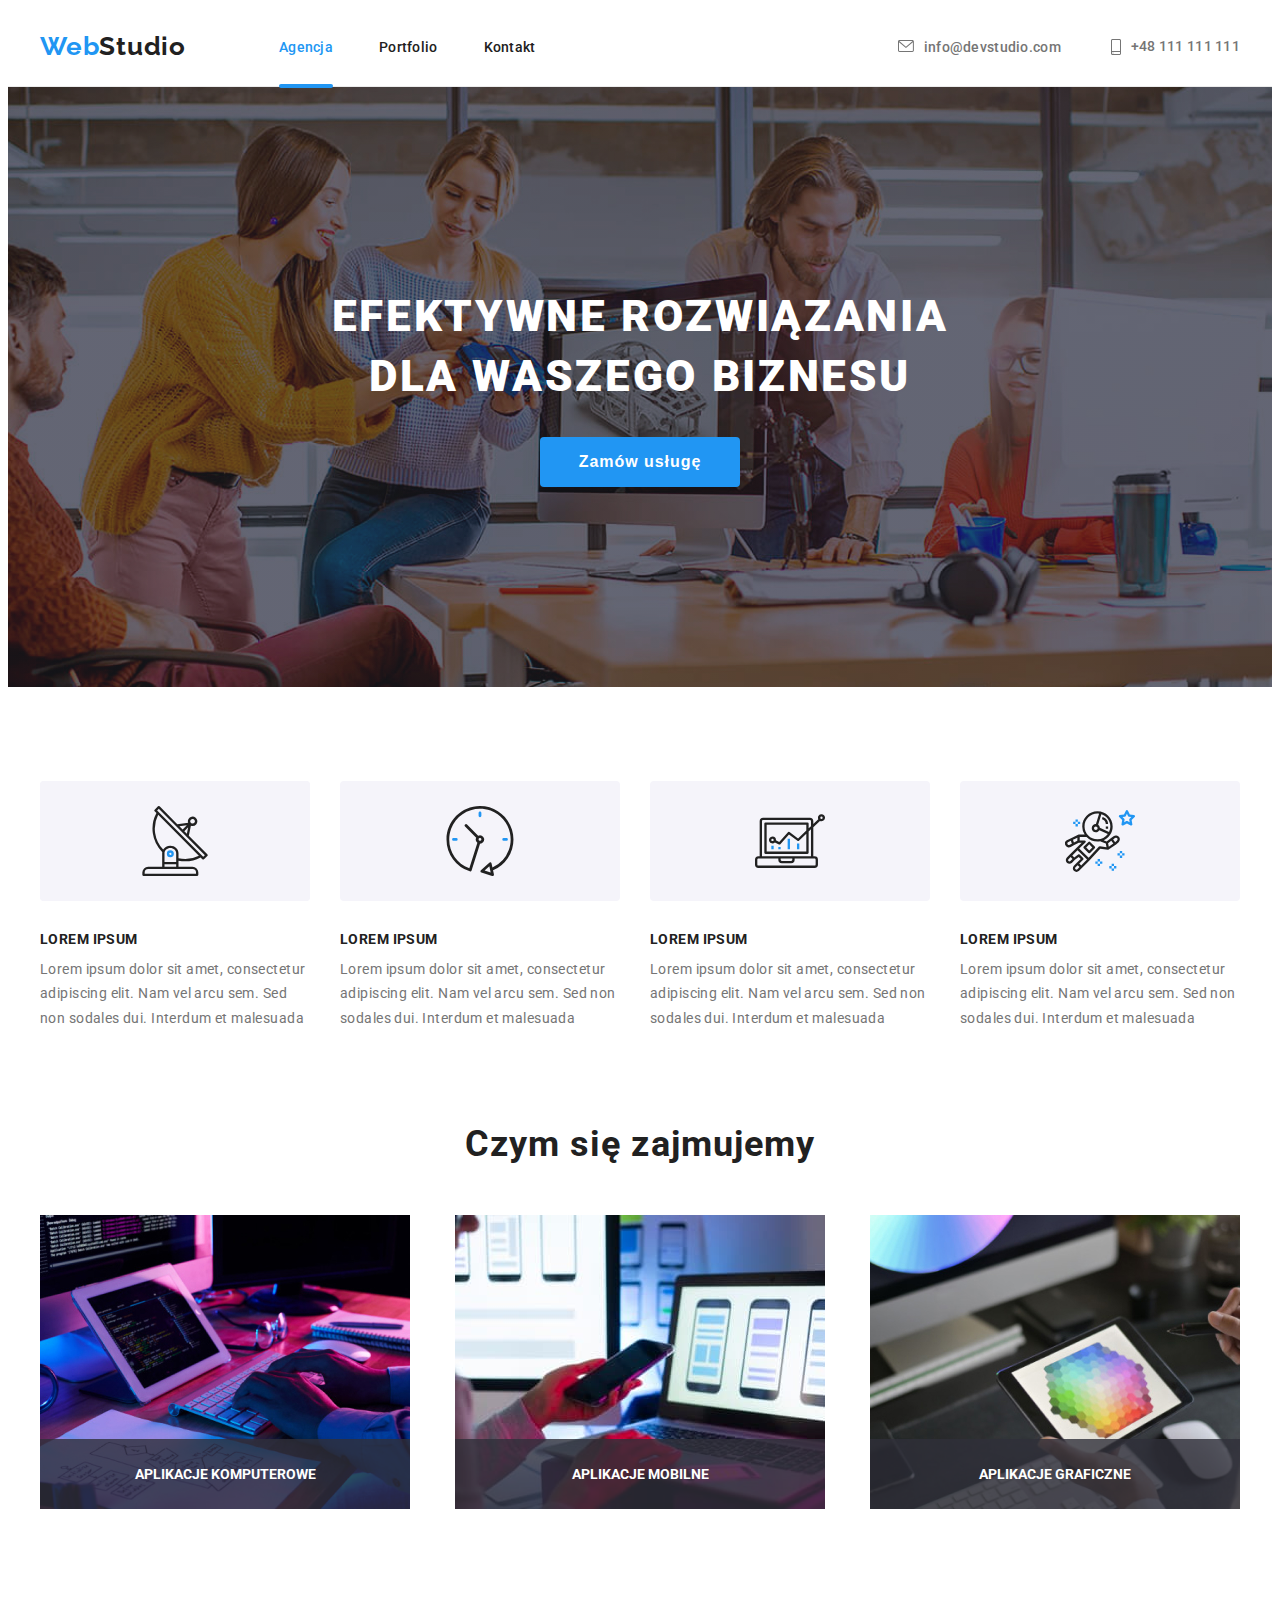
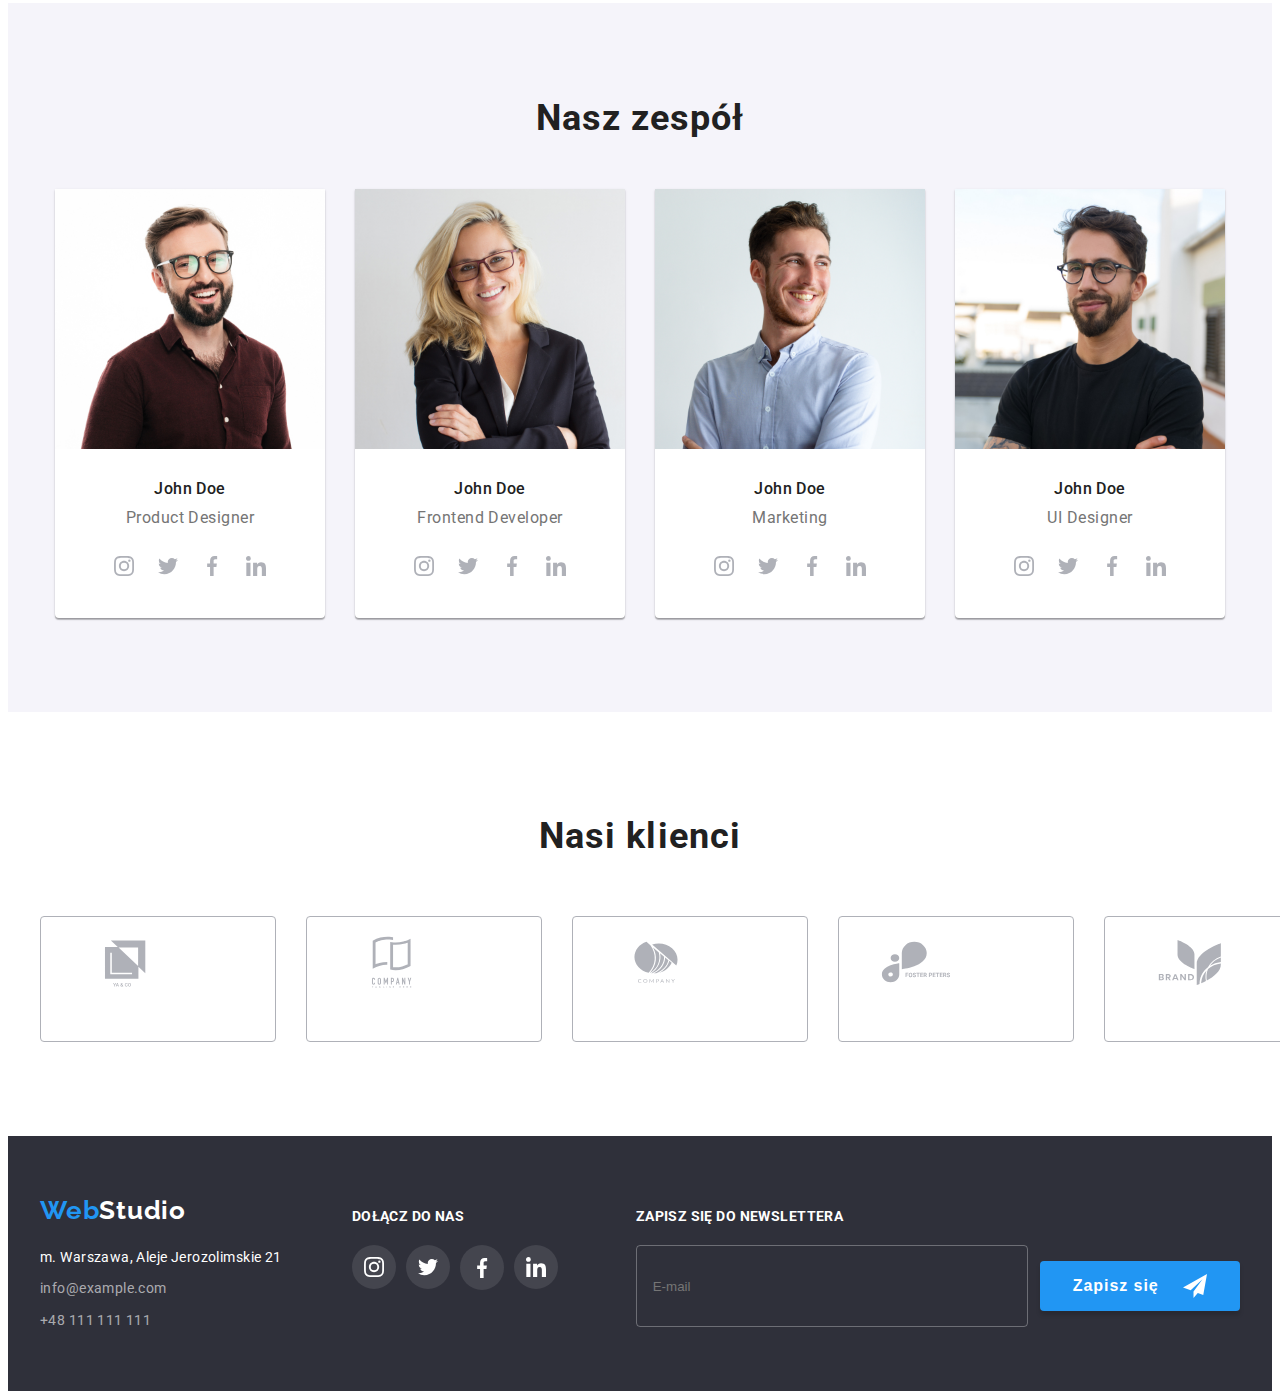
<file: index.html>
<!DOCTYPE html>
<html lang="pl">
  <head>
    <meta charset="UTF-8" />
    <meta http-equiv="X-UA-Compatible" content="IE=edge" />
    <meta name="viewport" content="width=device-width, initial-scale=1.0" />
    <title>Studio</title>

    <!-- End Google fonts links -->
    <link rel="preconnect" href="https://fonts.googleapis.com" />
    <link rel="preconnect" href="https://fonts.gstatic.com" crossorigin />
    <link
      href="https://fonts.googleapis.com/css2?family=Raleway:wght@700&family=Roboto:wght@400;500;700;900&display=swap"
      rel="stylesheet"
    />
    <!--End Google fonts links -->
    <link
      rel="stylesheet"
      href="https://cdnjs.cloudflare.com/ajax/libs/modern-normalize/1.1.0/modern-normalize.min.css"
      integrity="sha512-wpPYUAdjBVSE4KJnH1VR1HeZfpl1ub8YT/NKx4PuQ5NmX2tKuGu6U/JRp5y+Y8XG2tV+wKQpNHVUX03MfMFn9Q=="
      crossorigin="anonymous"
      referrerpolicy="no-referrer"
    />
    <link rel="stylesheet" href="css/main.min.css" />
  </head>

  <!-- HEADER  -->
  <body>
    <header class="header">
      <div class="header__container container">
        <!-- NAVIGATION-->
        <nav class="header__nav">
          <a class="logo" href="./index.html">Web<span class="logo__header">Studio</span></a>
          <ul class="header__nav-list">
            <li>
              <a class="header__link header__link--is-active" href="#">Agencja</a>
            </li>
            <li><a class="header__link" href="./portfolio.html">Portfolio</a></li>
            <li>
              <a class="header__link" href="#">Kontakt</a>
            </li>
          </ul>
        </nav>

        <div class="header__menu-contact">
          <a class="header__menu-contact-link" href="mailto:info@devstudio.com">
            <svg class="header__menu-contact-icon" width="16" height="12">
              <use href="./images/icons.svg#icon-envelope"></use></svg
            >info@devstudio.com</a
          >
          <a class="header__menu-contact-link" href="tel:+48111111111">
            <svg class="header__menu-contact-icon" width="10" height="16">
              <use href="./images/icons.svg#icon-smartphone"></use>
            </svg>
            +48 111 111 111
          </a>
        </div>
      </div>
    </header>

    <!-- MAINE BUTTON -->
    <main>
      <section class="order section">
        <div class="container order__content">
          <h1 class="order__title">Efektywne rozwiązania dla waszego biznesu</h1>
          <button class="btn btn--order" type="button" data-modal-open>Zamów usługę</button>
        </div>
      </section>

      <!-- ARTICLES  -->
      <section class="section">
        <div class="container">
          <ul class="articles">
            <li class="articles__list">
              <div class="articles__icon">
                <svg width="70" height="70">
                  <use href="./images/icons.svg#icon-antenna"></use>
                </svg>
              </div>
              <h3 class="articles__title">Lorem ipsum</h3>
              <p class="articles__text">
                Lorem ipsum dolor sit amet, consectetur adipiscing elit. Nam vel arcu sem. Sed non
                sodales dui. Interdum et malesuada
              </p>
            </li>
            <li>
              <div class="articles__icon">
                <svg width="70" height="70">
                  <use href="./images/icons.svg#icon-clock"></use>
                </svg>
              </div>
              <h3 class="articles__title">Lorem ipsum</h3>
              <p class="articles__text">
                Lorem ipsum dolor sit amet, consectetur adipiscing elit. Nam vel arcu sem. Sed non
                sodales dui. Interdum et malesuada
              </p>
            </li>
            <li>
              <div class="articles__icon">
                <svg width="70" height="70">
                  <use href="./images/icons.svg#icon-diagram"></use>
                </svg>
              </div>
              <h3 class="articles__title">Lorem ipsum</h3>
              <p class="articles__text">
                Lorem ipsum dolor sit amet, consectetur adipiscing elit. Nam vel arcu sem. Sed non
                sodales dui. Interdum et malesuada
              </p>
            </li>
            <li>
              <div class="articles__icon">
                <svg width="70" height="70">
                  <use href="./images/icons.svg#icon-astronaut"></use>
                </svg>
              </div>
              <h3 class="articles__title">Lorem ipsum</h3>
              <p class="articles__text">
                Lorem ipsum dolor sit amet, consectetur adipiscing elit. Nam vel arcu sem. Sed non
                sodales dui. Interdum et malesuada
              </p>
            </li>
          </ul>
        </div>
      </section>

      <!-- IMAGES PORFFESSION -->
      <section class="section profession">
        <div class="container">
          <h2 class="about-us profession__title">Czym się zajmujemy</h2>
          <ul class="profession__list">
            <li>
              <img src="./images/profession/tech-1.jpg" width="370" height="294" alt="Typing" />
              <p class="profession__description">Aplikacje komputerowe</p>
            </li>
            <li>
              <img
                src="./images/profession/tech-2.jpg"
                width="370"
                height="294"
                alt="working on a phone and computer"
              />
              <p class="profession__description">Aplikacje mobilne</p>
            </li>
            <li>
              <img
                src="./images/profession/tech-3.jpg"
                width="370"
                height="294"
                alt="working on a laptop "
              />
              <p class="profession__description">Aplikacje graficzne</p>
            </li>
          </ul>
        </div>
      </section>

      <!-- OUR TEAM  -->
      <section class="section our-team">
        <div class="container">
          <h2 class="our-team__title">Nasz zespół</h2>
          <ul class="our-team__list">
            <li class="our-team__item">
              <figure class="our-team__photo">
                <img
                  src="./images/team/john-doe1.jpg"
                  width="270"
                  height="260"
                  alt="John Doe Product Designer"
                />
                <figcaption>
                  <h3 class="our-team__description-name">John Doe</h3>
                  <p class="our-team__description-position">Product Designer</p>
                  <div class="our-team__icons">
                    <a class="our-team__icon-social" href="#">
                      <svg width="20" height="20">
                        <use href="images/icons.svg#icon-instagram"></use></svg
                    ></a>
                    <a class="our-team__icon-social" href="#">
                      <svg width="20" height="20">
                        <use href="images/icons.svg#icon-twitter"></use></svg
                    ></a>
                    <a class="our-team__icon-social" href="#">
                      <svg width="20" height="20">
                        <use href="images/icons.svg#icon-facebook"></use></svg
                    ></a>
                    <a class="our-team__icon-social" href="#">
                      <svg width="20" height="20">
                        <use href="images/icons.svg#icon-linkedin"></use></svg
                    ></a>
                  </div>
                </figcaption>
              </figure>
            </li>
            <li class="our-team__item">
              <figure class="our-team__photo">
                <img
                  src="./images/team/john-doe2.jpg"
                  width="270"
                  height="260"
                  alt="John Doe Frontend Developer"
                />
                <figcaption>
                  <h3 class="our-team__description-name">John Doe</h3>
                  <p class="our-team__description-position">Frontend Developer</p>
                  <div class="our-team__icons">
                    <a class="our-team__icon-social" href="#">
                      <svg width="20" height="20">
                        <use href="images/icons.svg#icon-instagram"></use></svg
                    ></a>
                    <a class="our-team__icon-social" href="#">
                      <svg width="20" height="20">
                        <use href="images/icons.svg#icon-twitter"></use></svg
                    ></a>
                    <a class="our-team__icon-social" href="#">
                      <svg width="20" height="20">
                        <use href="images/icons.svg#icon-facebook"></use></svg
                    ></a>
                    <a class="our-team__icon-social" href="#">
                      <svg width="20" height="20">
                        <use href="images/icons.svg#icon-linkedin"></use></svg
                    ></a>
                  </div>
                </figcaption>
              </figure>
            </li>
            <li class="our-team__item">
              <figure class="our-team__photo">
                <img
                  src="./images/team/john-doe3.jpg"
                  width="270"
                  height="260"
                  alt="John Doe Marketing"
                />
                <figcaption>
                  <h3 class="our-team__description-name">John Doe</h3>
                  <p class="our-team__description-position">Marketing</p>
                  <div class="our-team__icons">
                    <a class="our-team__icon-social" href="#">
                      <svg width="20" height="20">
                        <use href="images/icons.svg#icon-instagram"></use></svg
                    ></a>
                    <a class="our-team__icon-social" href="#">
                      <svg width="20" height="20">
                        <use href="images/icons.svg#icon-twitter"></use></svg
                    ></a>
                    <a class="our-team__icon-social" href="#">
                      <svg width="20" height="20">
                        <use href="images/icons.svg#icon-facebook"></use></svg
                    ></a>
                    <a class="our-team__icon-social" href="#">
                      <svg width="20" height="20">
                        <use href="images/icons.svg#icon-linkedin"></use></svg
                    ></a>
                  </div>
                </figcaption>
              </figure>
            </li>
            <li class="our-team__item">
              <figure class="our-team__photo">
                <img
                  src="./images/team/john-doe4.jpg"
                  width="270"
                  height="260"
                  alt="John Doe UI Designer"
                />
                <figcaption>
                  <h3 class="our-team__description-name">John Doe</h3>
                  <p class="our-team__description-position">UI Designer</p>
                  <div class="our-team__icons">
                    <a class="our-team__icon-social" href="#">
                      <svg width="20" height="20">
                        <use href="images/icons.svg#icon-instagram"></use></svg
                    ></a>
                    <a class="our-team__icon-social" href="#">
                      <svg width="20" height="20">
                        <use href="images/icons.svg#icon-twitter"></use></svg
                    ></a>
                    <a class="our-team__icon-social" href="#">
                      <svg width="20" height="20">
                        <use href="images/icons.svg#icon-facebook"></use></svg
                    ></a>
                    <a class="our-team__icon-social" href="#">
                      <svg width="20" height="20">
                        <use href="images/icons.svg#icon-linkedin"></use></svg
                    ></a>
                  </div>
                </figcaption>
              </figure>
            </li>
          </ul>
        </div>
      </section>

      <!-- OUR CLIENTS -->
      <section class="section">
        <div class="container clients">
          <h2 class="clients__title">Nasi klienci</h2>
          <ul class="clients__list">
            <li>
              <a class="clients__item" href="#">
                <svg class="clients__icon" width="106" height="60">
                  <use href="images/icons.svg#icon-client-1"></use></svg
              ></a>
            </li>
            <li>
              <a class="clients__item" href="#">
                <svg class="clients__icon" width="106" height="60">
                  <use href="images/icons.svg#icon-client-2"></use></svg
              ></a>
            </li>
            <li>
              <a class="clients__item" href="#">
                <svg class="clients__icon" width="106" height="60">
                  <use href="images/icons.svg#icon-client-3"></use></svg
              ></a>
            </li>
            <li>
              <a class="clients__item" href="#">
                <svg class="clients__icon" width="106" height="60">
                  <use href="images/icons.svg#icon-client-4"></use></svg
              ></a>
            </li>
            <li>
              <a class="clients__item" href="#">
                <svg class="clients__icon" width="106" height="60">
                  <use href="images/icons.svg#icon-client-5"></use></svg
              ></a>
            </li>
            <li>
              <a class="clients__item" href="#">
                <svg class="clients__icon" width="106" height="60">
                  <use href="images/icons.svg#icon-client-6"></use></svg
              ></a>
            </li>
          </ul>
        </div>
      </section>
    </main>

    <!-- FOOTTER -->
    <footer class="end-section">
      <div class="container end-section__flex">
        <div>
          <a class="logo" href="./index.html"> Web<span class="logo__footer">Studio</span></a>
          <address class="end-section__contact">
            <ul>
              <li>
                <span class="end-section__address">m. Warszawa, Aleje Jerozolimskie 21</span>
              </li>
              <li>
                <a class="end-section__item" href="mailto:info@devstudio.com">info@example.com</a>
              </li>
              <li>
                <a class="end-section__item" href="tel:+48111111111">+48 111 111 111</a>
              </li>
            </ul>
          </address>
        </div>
        <!-- JOIN-US -->
        <div class="join-us">
          <p class="join-us__title">Dołącz do nas</p>
          <ul class="join-us__list">
            <li class="join-us__item">
              <a class="join-us__icon" href="#"
                ><svg width="20" height="20">
                  <use href="images/icons.svg#icon-instagram"></use></svg
              ></a>
            </li>
            <li class="join-us__item">
              <a class="join-us__icon" href="#"
                ><svg width="20" height="20">
                  <use href="images/icons.svg#icon-twitter"></use></svg
              ></a>
            </li>
            <li>
              <a class="join-us__icon" href="#"
                ><svg width="20" height="20">
                  <use href="images/icons.svg#icon-facebook"></use></svg
              ></a>
            </li>
            <li class="join-us__item">
              <a class="join-us__icon" href="#"
                ><svg width="20" height="20">
                  <use href="images/icons.svg#icon-linkedin"></use></svg
              ></a>
            </li>
          </ul>
        </div>

        <!-- NEWSLETTER -->
        <div class="newsletter">
          <p class="newsletter__title">Zapisz się do newslettera</p>
          <form name="newsletter__form" class="newsletter__form">
            <label
              ><input
                type="email"
                name="newsletter-email"
                class="newsletter__input"
                placeholder="E-mail"
            /></label>
            <button type="submit" class="btn btn--newsletter">
              <span>Zapisz się</span>
              <svg class="newsletter__icon" width="24" height="24">
                <use href="images/icons.svg#icon-icon-send"></use>
              </svg>
            </button>
          </form>
        </div>
      </div>
    </footer>

    <!-- MODAL WINDOW -->
    <div class="backdrop backdrop--is-hidden" data-modal>
      <div class="modal">
        <button class="modal__close-btn" data-modal-close>
          <svg width="11" height="11">
            <use href="images/icons.svg#icon-vector-close"></use>
          </svg>
        </button>
        <p class="modal__title">Zostaw swoje dane w formularzu poniżej</p>
        <form name="contact-form">
          <label class="modal__label">
            Imię
            <input type="text" name="contact-name" class="modal__input" />
            <svg class="modal__icon" width="12" height="12">
              <use href="images/icons.svg#icon-vector-name"></use>
            </svg>
          </label>
          <label class="modal__label">
            Telefon
            <input type="tel" name="contact-phone" class="modal__input" />
            <svg class="modal__icon" width="13" height="13">
              <use href="images/icons.svg#icon-vector-tel"></use>
            </svg>
          </label>
          <label class="modal__label">
            Email
            <input type="email" name="contact-email" class="modal__input" />
            <svg class="modal__icon" width="15" height="12">
              <use href="images/icons.svg#icon-vector-mail"></use>
            </svg>
          </label>
          <label class="modal__label"
            >Komentarz
            <textarea
              name="contact-comment"
              placeholder="Wprowadź tekst"
              class="modal__input modal__textarea"
            ></textarea>
          </label>
          <label class="modal__checkbox">
            <input
              class="modal__checkbox--hidden"
              type="checkbox"
              name="accept-rules"
              value="accept-rules"
            />
            <div class="modal__custom-checkbox" tabindex="0">
              <svg class="modal__custom-checkbox-img" width="16" height="15">
                <use href="images/icons.svg#icon-icon-check"></use>
              </svg>
            </div>

            Oświadczam iż akceptuję <a class="modal__statute" href="#">Regulamin</a> i
            <a class="modal__statute" href="#">Politykę Prywatności.</a>
          </label>
          <button type="submit" class="btn btn--modal">Wyślij</button>
        </form>
      </div>
    </div>
    <script src="./js/modal.js"></script>
  </body>
</html>
</file>
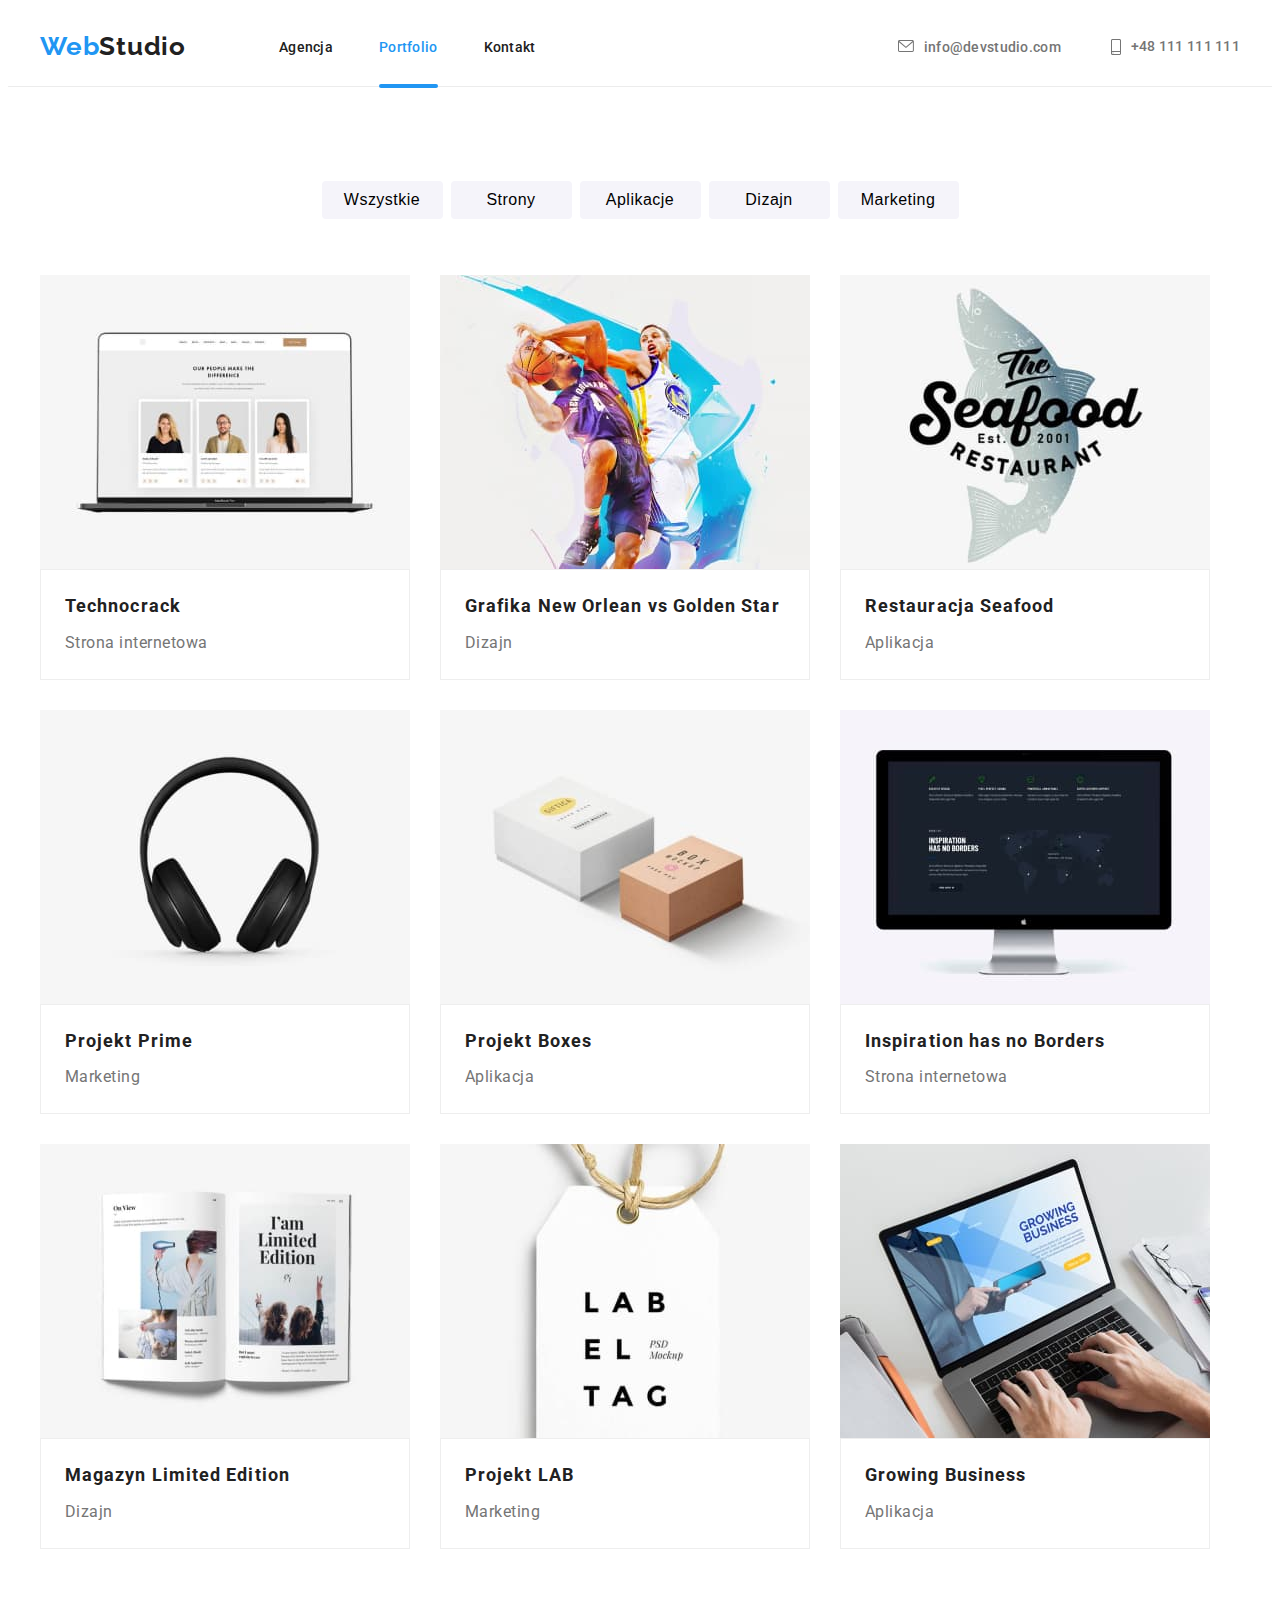
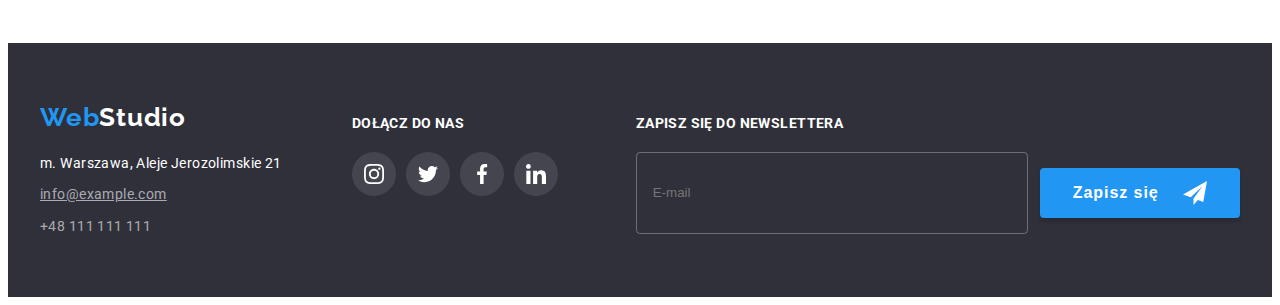
<file: portfolio.html>
<!DOCTYPE html>
<html lang="pl">
  <head>
    <meta charset="UTF-8" />
    <meta http-equiv="X-UA-Compatible" content="IE=edge" />
    <meta name="viewport" content="width=device-width, initial-scale=1.0" />
    <title>Portfolio</title>

    <!--Google fonts links -->
    <link rel="preconnect" href="https://fonts.googleapis.com" />
    <link rel="preconnect" href="https://fonts.gstatic.com" crossorigin />
    <link
      href="https://fonts.googleapis.com/css2?family=Raleway:wght@700&family=Roboto:wght@400;500;700;900&display=swap"
      rel="stylesheet"
    />
    <!--End Google fonts links -->
    <link
      rel="stylesheet"
      href="https://cdnjs.cloudflare.com/ajax/libs/modern-normalize/1.1.0/modern-normalize.min.css"
      integrity="sha512-wpPYUAdjBVSE4KJnH1VR1HeZfpl1ub8YT/NKx4PuQ5NmX2tKuGu6U/JRp5y+Y8XG2tV+wKQpNHVUX03MfMFn9Q=="
      crossorigin="anonymous"
      referrerpolicy="no-referrer"
    />
    <link rel="stylesheet" href="css/main.min.css" />
  </head>

  <!-- HEADER -->
  <body>
    <header class="header">
      <div class="header__container container">
        <!-- NAVIGATION-->
        <nav class="header__nav">
          <a class="logo" href="./index.html">Web<span class="logo__header">Studio</span></a>
          <ul class="header__nav-list">
            <li>
              <a class="header__link" href="#">Agencja</a>
            </li>
            <li>
              <a class="header__link header__link--is-active" href="./portfolio.html">Portfolio</a>
            </li>
            <li>
              <a class="header__link" href="#">Kontakt</a>
            </li>
          </ul>
        </nav>

        <div class="header__menu-contact">
          <a class="header__menu-contact-link" href="mailto:info@devstudio.com">
            <svg class="header__menu-contact-icon" width="16" height="12">
              <use href="./images/icons.svg#icon-envelope"></use></svg
            >info@devstudio.com</a
          >
          <a class="header__menu-contact-link" href="tel:+48111111111">
            <svg class="header__menu-contact-icon" width="10" height="16">
              <use href="./images/icons.svg#icon-smartphone"></use>
            </svg>
            +48 111 111 111
          </a>
        </div>
      </div>
    </header>

    <!-- BUTTONS LIST-->
    <main>
      <section class="section">
        <div class="container">
          <ul class="submenu">
            <li>
              <button class="submenu__button-text" type="button">Wszystkie</button>
            </li>
            <li><button class="submenu__button-text" type="button">Strony</button></li>
            <li>
              <button class="submenu__button-text" type="button">Aplikacje</button>
            </li>
            <li><button class="submenu__button-text" type="button">Dizajn</button></li>
            <li>
              <button class="submenu__button-text" type="button">Marketing</button>
            </li>
          </ul>

          <!-- PROJECTS -->
          <ul class="projects">
            <li class="projects__list">
              <figure class="projects__figure">
                <div class="projects__photo">
                  <img
                    src="./images/portfolio/img1.jpg"
                    width="370"
                    height="294"
                    alt="open laptop"
                  />
                  <div class="projects__description">
                    <p>
                      Technocrack jest popularną platformą wykorzystywaną do rozpowszechniania
                      koronawirusa. Firmy wykorzystują tę platformę do celów szpiegowskich i ataków
                      na niezabezpieczone serwery konkurencji
                    </p>
                  </div>
                </div>
                <figcaption class="projects__subtitles">
                  <h3 class="projects__name">Technocrack</h3>
                  <p class="projects__type">Strona internetowa</p>
                </figcaption>
              </figure>
            </li>
            <li class="projects__list">
              <figure class="projects__figure">
                <div class="projects__photo">
                  <img
                    src="./images/portfolio/img2.jpg"
                    width="370"
                    height="294"
                    alt="basketball graphics"
                  />
                  <div class="projects__description">
                    <p>
                      Lorem ipsum, dolor sit amet consectetur adipisicing elit. Ipsam iusto
                      repudiandae mollitia quas quibusdam aspernatur eos asperiores facere quae at
                      obcaecati non veniam voluptates fugiat minima, cum natus laboriosam animi?
                    </p>
                  </div>
                </div>
                <figcaption class="projects__subtitles">
                  <h3 class="projects__name">Grafika New Orlean vs Golden Star</h3>
                  <p class="projects__type">Dizajn</p>
                </figcaption>
              </figure>
            </li>
            <li class="projects__list">
              <figure class="projects__figure">
                <div class="projects__photo">
                  <img
                    src="./images/portfolio/img3.jpg"
                    width="370"
                    height="294"
                    alt="Logo of restaurant"
                  />
                  <div class="projects__description">
                    <p>
                      Lorem ipsum, dolor sit amet consectetur adipisicing elit. Ipsam iusto
                      repudiandae mollitia quas quibusdam aspernatur eos asperiores facere quae at
                      obcaecati non veniam voluptates fugiat minima, cum natus laboriosam animi?
                    </p>
                  </div>
                </div>
                <figcaption class="projects__subtitles">
                  <h3 class="projects__name">Restauracja Seafood</h3>
                  <p class="projects__type">Aplikacja</p>
                </figcaption>
              </figure>
            </li>
            <li class="projects__list">
              <figure class="projects__figure">
                <div class="projects__photo">
                  <img
                    src="./images/portfolio/img4.jpg"
                    width="370"
                    height="294"
                    alt="headphones"
                  />
                  <div class="projects__description">
                    <p>
                      Lorem ipsum, dolor sit amet consectetur adipisicing elit. Ipsam iusto
                      repudiandae mollitia quas quibusdam aspernatur eos asperiores facere quae at
                      obcaecati non veniam voluptates fugiat minima, cum natus laboriosam animi?
                    </p>
                  </div>
                </div>
                <figcaption class="projects__subtitles">
                  <h3 class="projects__name">Projekt Prime</h3>
                  <p class="projects__type">Marketing</p>
                </figcaption>
              </figure>
            </li>
            <li class="projects__list">
              <figure class="projects__figure">
                <div class="projects__photo">
                  <img src="./images/portfolio/img5.jpg" width="370" height="294" alt="two boxes" />
                  <div class="projects__description">
                    <p>
                      Lorem ipsum, dolor sit amet consectetur adipisicing elit. Ipsam iusto
                      repudiandae mollitia quas quibusdam aspernatur eos asperiores facere quae at
                      obcaecati non veniam voluptates fugiat minima, cum natus laboriosam animi?
                    </p>
                  </div>
                </div>
                <figcaption class="projects__subtitles">
                  <h3 class="projects__name">Projekt Boxes</h3>
                  <p class="projects__type">Aplikacja</p>
                </figcaption>
              </figure>
            </li>
            <li class="projects__list">
              <figure class="projects__figure">
                <div class="projects__photo">
                  <img src="./images/portfolio/img6.jpg" width="370" height="294" alt="monitor" />
                  <div class="projects__description">
                    <p>
                      Lorem ipsum, dolor sit amet consectetur adipisicing elit. Ipsam iusto
                      repudiandae mollitia quas quibusdam aspernatur eos asperiores facere quae at
                      obcaecati non veniam voluptates fugiat minima, cum natus laboriosam animi?
                    </p>
                  </div>
                </div>
                <figcaption class="projects__subtitles">
                  <h3 class="projects__name">Inspiration has no Borders</h3>
                  <p class="projects__type">Strona internetowa</p>
                </figcaption>
              </figure>
            </li>
            <li class="projects__list">
              <figure class="projects__figure">
                <div class="projects__photo">
                  <img src="./images/portfolio/img7.jpg" width="370" height="294" alt="magazyn" />
                  <div class="projects__description">
                    <p>
                      Lorem ipsum, dolor sit amet consectetur adipisicing elit. Ipsam iusto
                      repudiandae mollitia quas quibusdam aspernatur eos asperiores facere quae at
                      obcaecati non veniam voluptates fugiat minima, cum natus laboriosam animi?
                    </p>
                  </div>
                </div>
                <figcaption class="projects__subtitles">
                  <h3 class="projects__name">Magazyn Limited Edition</h3>
                  <p class="projects__type">Dizajn</p>
                </figcaption>
              </figure>
            </li>
            <li class="projects__list">
              <figure class="projects__figure">
                <div class="projects__photo">
                  <img src="./images/portfolio/img8.jpg" width="370" height="294" alt="tag" />
                  <div class="projects__description">
                    <p>
                      Lorem ipsum, dolor sit amet consectetur adipisicing elit. Ipsam iusto
                      repudiandae mollitia quas quibusdam aspernatur eos asperiores facere quae at
                      obcaecati non veniam voluptates fugiat minima, cum natus laboriosam animi?
                    </p>
                  </div>
                </div>
                <figcaption class="projects__subtitles">
                  <h3 class="projects__name">Projekt LAB</h3>
                  <p class="projects__type">Marketing</p>
                </figcaption>
              </figure>
            </li>
            <li class="projects__list">
              <figure class="projects__figure">
                <div class="projects__photo">
                  <img src="./images/portfolio/img9.jpg" width="370" height="294" alt="web pages" />
                  <div class="projects__description">
                    <p>
                      Lorem ipsum, dolor sit amet consectetur adipisicing elit. Ipsam iusto
                      repudiandae mollitia quas quibusdam aspernatur eos asperiores facere quae at
                      obcaecati non veniam voluptates fugiat minima, cum natus laboriosam animi?
                    </p>
                  </div>
                </div>
                <figcaption class="projects__subtitles">
                  <h3 class="projects__name">Growing Business</h3>
                  <p class="projects__type">Aplikacja</p>
                </figcaption>
              </figure>
            </li>
          </ul>
        </div>
      </section>
    </main>

    <!-- FOOTTER  -->
    <footer class="end-section">
      <div class="container end-section__flex">
        <div>
          <a class="logo" href="./index.html"> Web<span class="logo__footer">Studio</span></a>
          <address class="end-section__contact">
            <ul>
              <li>
                <span class="end-section__address">m. Warszawa, Aleje Jerozolimskie 21</span>
              </li>
              <li>
                <a
                  class="end-section__item end-section__item--mail"
                  href="mailto:info@devstudio.com"
                  >info@example.com</a
                >
              </li>
              <li>
                <a class="end-section__item" href="tel:+48111111111">+48 111 111 111</a>
              </li>
            </ul>
          </address>
        </div>

        <!-- JOIN-US -->
        <div class="join-us">
          <p class="join-us__title">Dołącz do nas</p>
          <ul class="join-us__list">
            <li class="join-us__item">
              <a class="join-us__icon" href="#"
                ><svg width="20" height="20">
                  <use href="images/icons.svg#icon-instagram"></use></svg
              ></a>
            </li>
            <li class="join-us__item">
              <a class="join-us__icon" href="#"
                ><svg width="20" height="20">
                  <use href="images/icons.svg#icon-twitter"></use></svg
              ></a>
            </li>
            <li>
              <a class="join-us__icon" href="#"
                ><svg width="20" height="20">
                  <use href="images/icons.svg#icon-facebook"></use></svg
              ></a>
            </li>
            <li class="join-us__item">
              <a class="join-us__icon" href="#"
                ><svg width="20" height="20">
                  <use href="images/icons.svg#icon-linkedin"></use></svg
              ></a>
            </li>
          </ul>
        </div>

        <!-- NEWSLETTER -->
        <div class="newsletter">
          <p class="newsletter__title">Zapisz się do newslettera</p>
          <form name="newsletter__form" class="newsletter__form">
            <label
              ><input
                type="email"
                name="newsletter-email"
                class="newsletter__input"
                placeholder="E-mail"
            /></label>
            <button type="submit" class="btn btn--newsletter">
              <span>Zapisz się</span>
              <svg class="newsletter__icon" width="24" height="24">
                <use href="images/icons.svg#icon-icon-send"></use>
              </svg>
            </button>
          </form>
        </div>
      </div>
    </footer>
  </body>
</html>
</file>
<file: css/main.min.css>
ul,h1,h2,h3,h4,p{margin:0;padding:0}ul{list-style:none}svg{vertical-align:middle}img{vertical-align:middle}body{color:#212121;background-color:#fff;font-family:"Roboto",sans-serif}.section{padding:94px 0}.container{width:1200px;margin:0px auto;padding:0 15px}.logo{font-size:26px;color:#2196f3;font-family:"Raleway",sans-serif;line-height:1.131;letter-spacing:.03em;text-decoration:none;font-style:normal;font-weight:700}.logo__header{color:#212121}.logo__footer{color:#fff}.header{background-color:#fff;padding:24px 0px 25px;border-bottom:1px solid #ececec}.header__container{display:-webkit-box;display:-ms-flexbox;display:flex;-webkit-box-pack:justify;-ms-flex-pack:justify;justify-content:space-between;-webkit-box-align:center;-ms-flex-align:center;align-items:center}.header__nav{display:-webkit-box;display:-ms-flexbox;display:flex;-webkit-box-align:center;-ms-flex-align:center;align-items:center;gap:93px}.header__nav-list{display:-webkit-box;display:-ms-flexbox;display:flex;gap:46px}.header__link{font-style:normal;font-weight:500;font-size:14px;line-height:1.14;letter-spacing:.02em;text-decoration:none;position:relative;-webkit-transition:color 250ms cubic-bezier(0.4, 0, 0.2, 1);transition:color 250ms cubic-bezier(0.4, 0, 0.2, 1);color:#212121}.header__link:is(:hover,:focus){color:#2196f3}.header__link:hover::after,.header__link:focus::after{content:"";position:absolute;display:block;top:45px;width:100%;height:4px;background-color:#2196f3;border-radius:2px}.header__link--is-active::after{content:"";position:absolute;display:block;top:45px;width:100%;height:4px;background-color:#2196f3;border-radius:2px;color:#2196f3}.header__menu-contact{display:-webkit-box;display:-ms-flexbox;display:flex;gap:50px;-webkit-box-align:center;-ms-flex-align:center;align-items:center}.header__menu-contact-link{font-size:14px;color:#757575;font-style:normal;font-weight:500;line-height:1;letter-spacing:.02em;-webkit-text-decoration-line:none;text-decoration-line:none;display:-webkit-box;display:-ms-flexbox;display:flex;-webkit-transition:color 250ms cubic-bezier(0.4, 0, 0.2, 1);transition:color 250ms cubic-bezier(0.4, 0, 0.2, 1)}.header__menu-contact-link:is(:hover,:focus){color:#2196f3;fill:#2196f3}.header__menu-contact-icon{fill:currentColor;padding:0;margin-right:10px;-webkit-transition:fill 250ms cubic-bezier(0.4, 0, 0.2, 1);transition:fill 250ms cubic-bezier(0.4, 0, 0.2, 1)}.header__nav-list .header__link--is-active{color:#2196f3}.order{background-color:#2f303a;background-image:-webkit-gradient(linear, left top, left bottom, from(rgba(47, 48, 58, 0.4)), to(rgba(47, 48, 58, 0.4))),url(../images/main-foto/main-foto.jpg);background-image:linear-gradient(rgba(47, 48, 58, 0.4), rgba(47, 48, 58, 0.4)),url(../images/main-foto/main-foto.jpg);text-align:center;background-size:auto;background-position:center;background-repeat:no-repeat;background-position:center}.order__content{display:-webkit-box;display:-ms-flexbox;display:flex;-webkit-box-orient:vertical;-webkit-box-direction:normal;-ms-flex-direction:column;flex-direction:column;-webkit-box-align:center;-ms-flex-align:center;align-items:center;-webkit-box-pack:center;-ms-flex-pack:center;justify-content:center;gap:30px}.order__title{font-weight:900;font-size:44px;line-height:1.3636;text-align:center;letter-spacing:.06em;text-transform:uppercase;color:#fff;margin:106px 252px 0}.btn{font-weight:700;font-size:16px;border-radius:4px;line-height:2;border:none;cursor:pointer;width:200px;height:50px;letter-spacing:.06em;background-color:#2196f3;color:#fff}.btn--order{margin-bottom:106px;line-height:1.875;-webkit-box-shadow:0px 4px 4px rgba(0,0,0,.15);box-shadow:0px 4px 4px rgba(0,0,0,.15)}.btn--newsletter{padding-top:10px;padding-bottom:10px;display:-webkit-box;display:-ms-flexbox;display:flex;-webkit-box-pack:center;-ms-flex-pack:center;justify-content:center;-webkit-box-align:center;-ms-flex-align:center;align-items:center;gap:24px;-webkit-box-shadow:0px 4px 4px rgba(0,0,0,.15);box-shadow:0px 4px 4px rgba(0,0,0,.15)}.btn--modal{padding:10px 76px;margin:30px 164px 40px;-webkit-transition:-webkit-box-shadow 250ms cubic-bezier(0.4, 0, 0.2, 1);transition:-webkit-box-shadow 250ms cubic-bezier(0.4, 0, 0.2, 1);transition:box-shadow 250ms cubic-bezier(0.4, 0, 0.2, 1);transition:box-shadow 250ms cubic-bezier(0.4, 0, 0.2, 1), -webkit-box-shadow 250ms cubic-bezier(0.4, 0, 0.2, 1)}.btn--modal:is(:hover,:focus){-webkit-box-shadow:0px 4px 4px rgba(0,0,0,.15);box-shadow:0px 4px 4px rgba(0,0,0,.15)}.articles{display:-webkit-box;display:-ms-flexbox;display:flex;-webkit-box-pack:justify;-ms-flex-pack:justify;justify-content:space-between;padding:0px;gap:30px;margin-bottom:-94px}.articles__title{font-weight:700;font-size:14px;line-height:1.143;letter-spacing:.03em;text-transform:uppercase;margin-bottom:10px}.articles__list{width:270px;height:120px;background:#f5f4fa;border-radius:4px;margin-bottom:30px;display:inline-block}.articles__icon{background-color:#f5f4fa;border-radius:4px;padding:25px 100px;display:-webkit-box;display:-ms-flexbox;display:flex;-webkit-box-pack:center;-ms-flex-pack:center;justify-content:center;-webkit-box-align:center;-ms-flex-align:center;align-items:center;margin-bottom:30px}.articles__text{font-size:14px;line-height:1.72;letter-spacing:.03em;color:#757575;list-style-type:none}.profession{margin-top:-94px}.profession__list{display:-webkit-box;display:-ms-flexbox;display:flex;-webkit-box-pack:justify;-ms-flex-pack:justify;justify-content:space-between;position:relative}.profession__title{font-weight:700;font-size:36px;line-height:1.16;text-align:center;letter-spacing:.03em;padding:0;color:#212121;margin:94px 0px 50px}.profession__description{background-color:rgba(47,48,58,.8);color:#fff;text-transform:uppercase;font-size:14px;font-weight:700;padding:27px 0;width:370px;text-align:center;position:absolute;bottom:0}.our-team{background-color:#f5f4fa}.our-team__title{font-size:36px;line-height:1.17;letter-spacing:.03em;text-align:center;color:#212121;margin-bottom:50px}.our-team__list{display:-webkit-box;display:-ms-flexbox;display:flex;text-align:center;list-style:none;-webkit-box-pack:justify;-ms-flex-pack:justify;justify-content:space-between;-webkit-box-pack:center;-ms-flex-pack:center;justify-content:center;gap:30px}.our-team__item{-webkit-box-shadow:0px 1px 3px rgba(0,0,0,.12),0px 1px 1px rgba(0,0,0,.14),0px 2px 1px rgba(0,0,0,.2);box-shadow:0px 1px 3px rgba(0,0,0,.12),0px 1px 1px rgba(0,0,0,.14),0px 2px 1px rgba(0,0,0,.2);border-radius:0px 0px 4px 4px;background-color:#fff}.our-team__photo{margin:0}.our-team__description-name{font-weight:500;font-size:16px;line-height:1.189;text-align:center;letter-spacing:.03em;margin:30px 0 10px}.our-team__description-position{font-weight:400;font-size:16px;line-height:19px;text-align:center;letter-spacing:.03em;margin-bottom:16px;color:#757575}.our-team__icons{display:-webkit-box;display:-ms-flexbox;display:flex;-webkit-box-pack:center;-ms-flex-pack:center;justify-content:center;margin-bottom:30px}.our-team__icon-social{border:none;background-color:#fff;border-radius:50%;padding:12px;-webkit-box-shadow:none;box-shadow:none;fill:#afb1b8;-webkit-transition:fill 500ms cubic-bezier(0.4, 0, 0.2, 1);transition:fill 500ms cubic-bezier(0.4, 0, 0.2, 1)}.our-team__icon-social:is(:hover,:focus){background-color:#2196f3;fill:#fff;outline:none}.clients__list{display:-webkit-box;display:-ms-flexbox;display:flex;gap:30px}.clients__title{color:#212121;font-size:36px;line-height:1.67;text-align:center;letter-spacing:.03em;font-weight:700;margin-bottom:50px}.clients__item{border:1px solid #afb1b8;border-radius:4px;width:170px;height:92px;padding:16px 32px;display:block;-webkit-transition:border 250ms cubic-bezier(0.4, 0, 0.2, 1);transition:border 250ms cubic-bezier(0.4, 0, 0.2, 1)}.clients__item:is(:hover,:focus){border:1px solid #2196f3;outline:none}.clients__icon{fill:#afb1b8;-webkit-transition:fill 250ms cubic-bezier(0.4, 0, 0.2, 1);transition:fill 250ms cubic-bezier(0.4, 0, 0.2, 1)}.clients__item:hover .clients__icon{fill:#2196f3}.clients__item:focus .clients__icon{fill:#2196f3}.end-section{background-color:#2f303a;padding:60px 0;display:-webkit-box;display:-ms-flexbox;display:flex}.end-section__flex{display:-webkit-box;display:-ms-flexbox;display:flex}.end-section__contact{font-style:normal;margin-top:20px}.end-section__address{font-size:14px;font-style:normal;line-height:1.6;letter-spacing:.03em;color:#fff}.end-section__item{text-decoration:none;font-size:14px;line-height:1.6;letter-spacing:.03em;color:rgba(255,255,255,.6);display:block;margin-top:9px;-webkit-transition:color 250ms cubic-bezier(0.4, 0, 0.2, 1);transition:color 250ms cubic-bezier(0.4, 0, 0.2, 1)}.end-section__item--mail{-webkit-text-decoration-line:underline;text-decoration-line:underline}.end-section__item:is(:hover,:focus){color:#2196f3}.join-us{margin-left:70px;padding-top:12px}.join-us__list{display:-webkit-box;display:-ms-flexbox;display:flex;-webkit-box-pack:justify;-ms-flex-pack:justify;justify-content:space-between;gap:10px;padding:0px}.join-us__title{font-weight:700;font-size:14px;line-height:1.21;text-transform:uppercase;letter-spacing:.03em;color:#fff;margin-bottom:20px}.join-us__item{line-height:0}.join-us__icon{display:block;padding:12px;fill:#fff;background-color:rgba(255,255,255,.1);border-radius:50%;border:none;-webkit-box-shadow:none;box-shadow:none;-webkit-transition:fill 250ms cubic-bezier(0.4, 0, 0.2, 1);transition:fill 250ms cubic-bezier(0.4, 0, 0.2, 1)}.join-us__icon:is(:hover,:focus){background-color:#2196f3;fill:#fff;outline:none}.newsletter{margin-left:78px;padding-top:12px}.newsletter__title{font-weight:700;font-size:14px;line-height:1.21;text-transform:uppercase;letter-spacing:.03em;color:#fff;margin-bottom:20px}.newsletter__form{display:-webkit-box;display:-ms-flexbox;display:flex;-webkit-box-pack:center;-ms-flex-pack:center;justify-content:center;-webkit-box-align:center;-ms-flex-align:center;align-items:center;gap:12px}.newsletter__icon{fill:#fff}.newsletter__input{width:358px;height:50px;border:1px solid rgba(255,255,255,.3);background-color:rgba(0,0,0,0);color:var(--brand-color-white);border-radius:4px;padding:15px 16px;-webkit-transition:border 250ms cubic-bezier(0.4, 0, 0.2, 1);transition:border 250ms cubic-bezier(0.4, 0, 0.2, 1)}.newsletter__input:is(:hover,:focus){border:1px solid #2196f3;outline:none}.submenu{display:-webkit-box;display:-ms-flexbox;display:flex;-webkit-box-pack:center;-ms-flex-pack:center;justify-content:center;gap:8px;margin-bottom:50px}.submenu__button-text{background-color:#f5f4fa;font-weight:500;font-size:16px;line-height:1.62;text-align:center;letter-spacing:.03em;border:none;cursor:pointer;border-radius:4px;height:38px;width:121px;-webkit-transition:color 250ms cubic-bezier(0.4, 0, 0.2, 1);transition:color 250ms cubic-bezier(0.4, 0, 0.2, 1)}.submenu__button-text:is(:hover,:focus){background-color:#2196f3;color:#fff;-webkit-box-shadow:0px 3px 1px rgba(0,0,0,.1),0px 1px 2px rgba(0,0,0,.08),0px 2px 2px rgba(0,0,0,.12);box-shadow:0px 3px 1px rgba(0,0,0,.1),0px 1px 2px rgba(0,0,0,.08),0px 2px 2px rgba(0,0,0,.12);outline:none}.projects{-ms-flex-wrap:wrap;flex-wrap:wrap;display:-webkit-box;display:-ms-flexbox;display:flex;padding:0;gap:30px;margin-top:56px}.projects__photo{position:relative;overflow:hidden}.projects__list:hover{-webkit-box-shadow:0px 1px 1px rgba(0,0,0,.12),0px 4px 4px rgba(0,0,0,.06),1px 4px 6px rgba(0,0,0,.16);box-shadow:0px 1px 1px rgba(0,0,0,.12),0px 4px 4px rgba(0,0,0,.06),1px 4px 6px rgba(0,0,0,.16)}.projects__list:hover .projects__description{-webkit-transform:translateY(0);transform:translateY(0)}.projects__figure{margin:0;padding:0}.projects__description{position:absolute;inset:0;line-height:1.56;padding:49px 46px 49px 24px;font-size:18px;letter-spacing:.03em;display:-webkit-box;display:-ms-flexbox;display:flex;-webkit-box-align:center;-ms-flex-align:center;align-items:center;background-color:rgba(33,150,243,.9);-webkit-transform:translatey(100%);transform:translatey(100%);-webkit-transition:-webkit-transform 250ms cubic-bezier(0.4, 0, 0.2, 1);transition:-webkit-transform 250ms cubic-bezier(0.4, 0, 0.2, 1);transition:transform 250ms cubic-bezier(0.4, 0, 0.2, 1);transition:transform 250ms cubic-bezier(0.4, 0, 0.2, 1), -webkit-transform 250ms cubic-bezier(0.4, 0, 0.2, 1);color:#fff}.projects__subtitles{border:1px solid #eee;border-top:none;padding-left:24px;padding-bottom:20px;border:1px solid #eee;-webkit-transition:color 250ms cubic-bezier(0.4, 0, 0.2, 1);transition:color 250ms cubic-bezier(0.4, 0, 0.2, 1)}.projects__name{font-size:18px;line-height:1.8;letter-spacing:.06em;padding-top:20px;margin-bottom:4px}.projects__type{font-size:16px;line-height:2;letter-spacing:.03em;color:#757575}.backdrop{position:fixed;inset:0;z-index:1;background-color:rgba(0,0,0,.5)}.backdrop--is-hidden{visibility:hidden;pointer-events:none;opacity:0;-webkit-transition:opacity .5s ease,visibility .5s ease;transition:opacity .5s ease,visibility .5s ease}.modal{position:absolute;top:50%;left:50%;width:528px;min-height:581px;background-color:#fff;-webkit-box-shadow:0px 1px 3px rgba(0,0,0,.12),0px 1px 1px rgba(0,0,0,.14),0px 2px 1px rgba(0,0,0,.2);box-shadow:0px 1px 3px rgba(0,0,0,.12),0px 1px 1px rgba(0,0,0,.14),0px 2px 1px rgba(0,0,0,.2);border-radius:4px;-webkit-transform:translate(-50%, -50%) scale(1);transform:translate(-50%, -50%) scale(1);-webkit-transition:-webkit-transform 1s ease;transition:-webkit-transform 1s ease;transition:transform 1s ease;transition:transform 1s ease, -webkit-transform 1s ease}.backdrop.backdrop--is-hidden .modal{-webkit-transform:translate(-50%, -50%) scale(0.4);transform:translate(-50%, -50%) scale(0.4)}.modal__close-btn{position:absolute;top:8px;right:8px;width:30px;height:30px;border:1px solid rgba(0,0,0,.1);background-color:#fff;border-radius:50%;cursor:pointer}.modal__title{font-weight:700;font-size:20px;margin-bottom:12px;text-align:center;line-height:1.15;letter-spacing:.03em;color:#212121;margin-top:40px}.modal__label{display:block;position:relative;font-size:12px;margin:10px 40px 0px;color:#757575}.modal__icon{position:absolute;left:15px;top:32px}.modal__imput .modal__icon{-webkit-transition:fill 250ms cubic-bezier(0.4, 0, 0.2, 1);transition:fill 250ms cubic-bezier(0.4, 0, 0.2, 1)}.modal__input{display:block;width:100%;height:40px;border:1px solid rgba(33,33,33,.2);border-radius:4px;margin-top:4px;padding-left:40px;-webkit-transition:border 250ms cubic-bezier(0.4, 0, 0.2, 1);transition:border 250ms cubic-bezier(0.4, 0, 0.2, 1)}.modal__input:focus{border:1px solid #2196f3;outline:none}.modal__input:focus+.modal__icon{fill:#2196f3}.modal__textarea{height:120px;resize:none;padding:12px 16px;font-size:12px;letter-spacing:.01em;color:#212121}.modal__textarea::-webkit-input-placeholder{color:rgba(117,117,117,.5)}.modal__textarea::-moz-placeholder{color:rgba(117,117,117,.5)}.modal__textarea:-ms-input-placeholder{color:rgba(117,117,117,.5)}.modal__textarea::-ms-input-placeholder{color:rgba(117,117,117,.5)}.modal__textarea::placeholder{color:rgba(117,117,117,.5)}.modal__checkbox{display:-webkit-box;display:-ms-flexbox;display:flex;position:relative;gap:8px;margin-top:20px;margin-left:55px;font-size:14px;line-height:1.2;color:#757575}.modal__checkbox--hidden{display:none}.modal__custom-checkbox{position:relative;width:16px;height:15px;border:2px solid #212121;border-radius:2px;-webkit-transition:outline 250ms cubic-bezier(0.4, 0, 0.2, 1);transition:outline 250ms cubic-bezier(0.4, 0, 0.2, 1)}.modal__custom-checkbox-img{position:absolute;top:-2px;left:-2px;opacity:0}.modal__checkbox--hidden:checked+.modal__custom-checkbox>.modal__custom-checkbox-img{opacity:1}.modal__statute{color:#2196f3}/*# sourceMappingURL=main.min.css.map */
</file>
